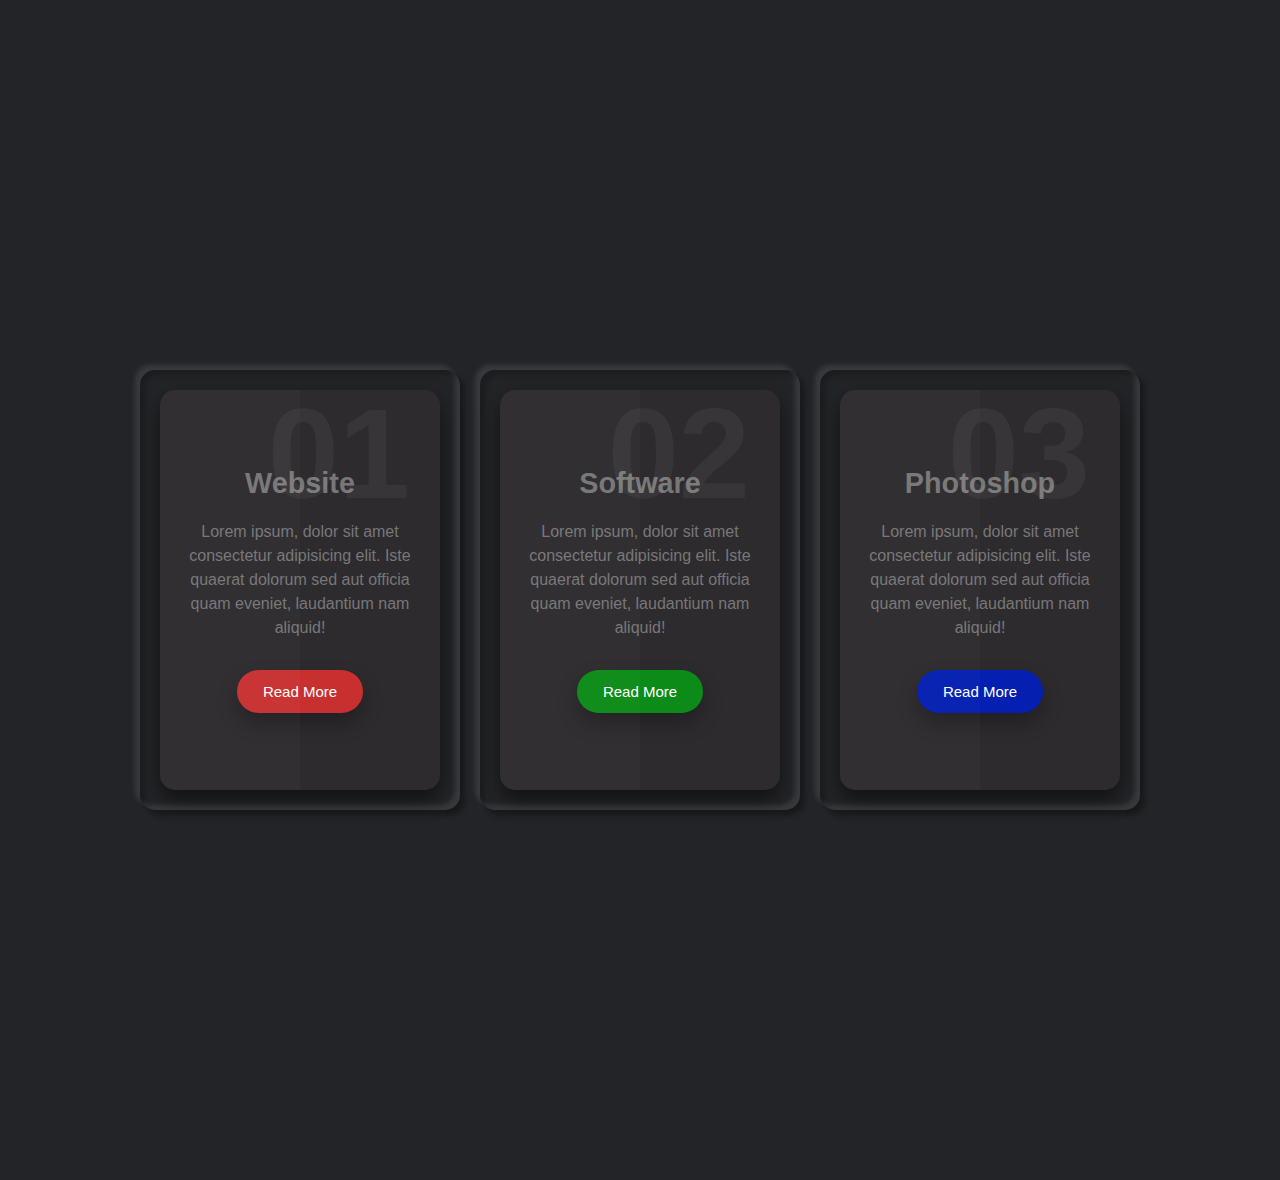
<file: Drak Version Neumorphism Cards copy/index.html>
<!DOCTYPE html>
<html lang="en">

<head>
    <meta charset="UTF-8">
    <meta http-equiv="X-UA-Compatible" content="IE=edge">
    <meta name="viewport" content="width=device-width, initial-scale=1.0">
    <link rel="stylesheet" href="style.css">
    <title>Dark Version Neumorphism Cards</title>
</head>

<body>

    <div class="container">
        
    <div class="card_outside">



        <div class="card">
            <div class="card_content">
                <h2 class="card_no">01</h2>
                <h2 class="card_title">Website</h2>
                <p class="card_descp">Lorem ipsum, dolor sit amet consectetur adipisicing elit. Iste quaerat dolorum sed
                    aut
                    officia quam eveniet, laudantium nam aliquid!</p>
                <a href="#" class="card_button"><button>Read More</button></a>
            </div>

        </div>
    </div>
        
    <div class="card_outside">
        <div class="card">
            <div class="card_content">
                <h2 class="card_no">02</h2>
                <h2 class="card_title">Software</h2>
                <p class="card_descp">Lorem ipsum, dolor sit amet consectetur adipisicing elit. Iste quaerat dolorum sed
                    aut
                    officia quam eveniet, laudantium nam aliquid!</p>
                <a href="#" class="card_button"><button>Read More</button></a>
            </div>

        </div>
    </div>
        
    <div class="card_outside">



        <div class="card">
            <div class="card_content">
                <h2 class="card_no">03</h2>
                <h2 class="card_title">Photoshop</h2>
                <p class="card_descp">Lorem ipsum, dolor sit amet consectetur adipisicing elit. Iste quaerat dolorum sed
                    aut
                    officia quam eveniet, laudantium nam aliquid!</p>
                <a href="#" class="card_button"><button>Read More</button></a>
            </div>

        </div>
    </div>
    </div>
</body>

</html>
</file>
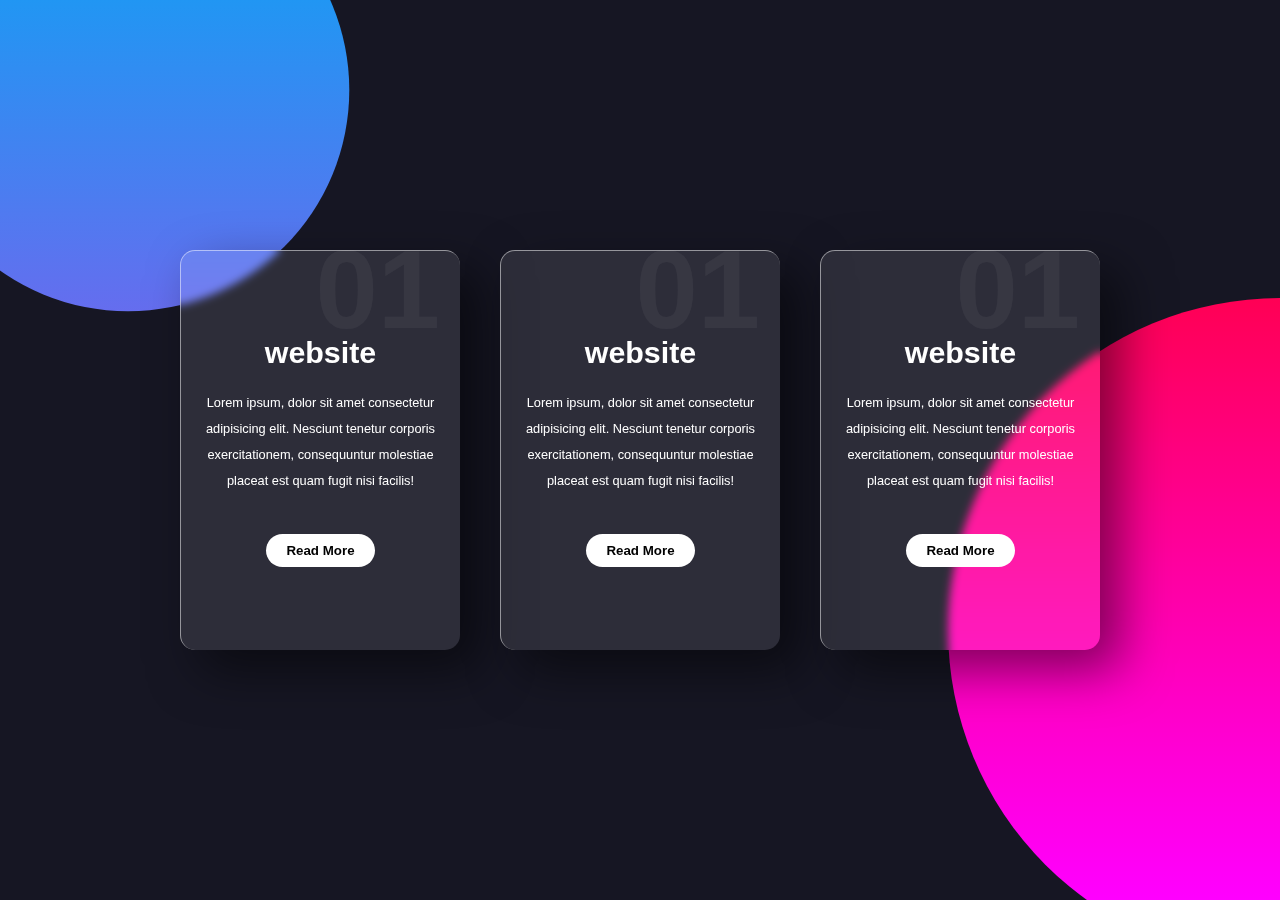
<file: Glassmorphism Card Hover Effects/index.html>
<!DOCTYPE html>
<html lang="en">
<head>
    <meta charset="UTF-8">
    <meta http-equiv="X-UA-Compatible" content="IE=edge">
    <meta name="viewport" content="width=device-width, initial-scale=1.0">
    <link rel="stylesheet" href="style.css">
    <title>Document</title>
</head>
<body>
    <div class="card_container">
        <div class="card">
            <div class="card_content">
                <h3 class="card_number">01</h3>
                <h2 class="card_title">website</h2>
                <p class="card_decp">Lorem ipsum, dolor sit amet consectetur adipisicing elit. Nesciunt tenetur corporis exercitationem, consequuntur molestiae placeat est quam fugit nisi facilis!</p>
                <a href="" class="card_btn"><button>Read More</button></a>
            </div>
        </div>
        <div class="card">
            <div class="card_content">
                <h3 class="card_number">01</h3>
                <h2 class="card_title">website</h2>
                <p class="card_decp">Lorem ipsum, dolor sit amet consectetur adipisicing elit. Nesciunt tenetur corporis exercitationem, consequuntur molestiae placeat est quam fugit nisi facilis!</p>
                <a href="" class="card_btn"><button>Read More</button></a>
            </div>
        </div>
        <div class="card">
            <div class="card_content">
                <h3 class="card_number">01</h3>
                <h2 class="card_title">website</h2>
                <p class="card_decp">Lorem ipsum, dolor sit amet consectetur adipisicing elit. Nesciunt tenetur corporis exercitationem, consequuntur molestiae placeat est quam fugit nisi facilis!</p>
                <a href="" class="card_btn"><button>Read More</button></a>
            </div>
        </div>
    </div>
</body>
</html>
</file>
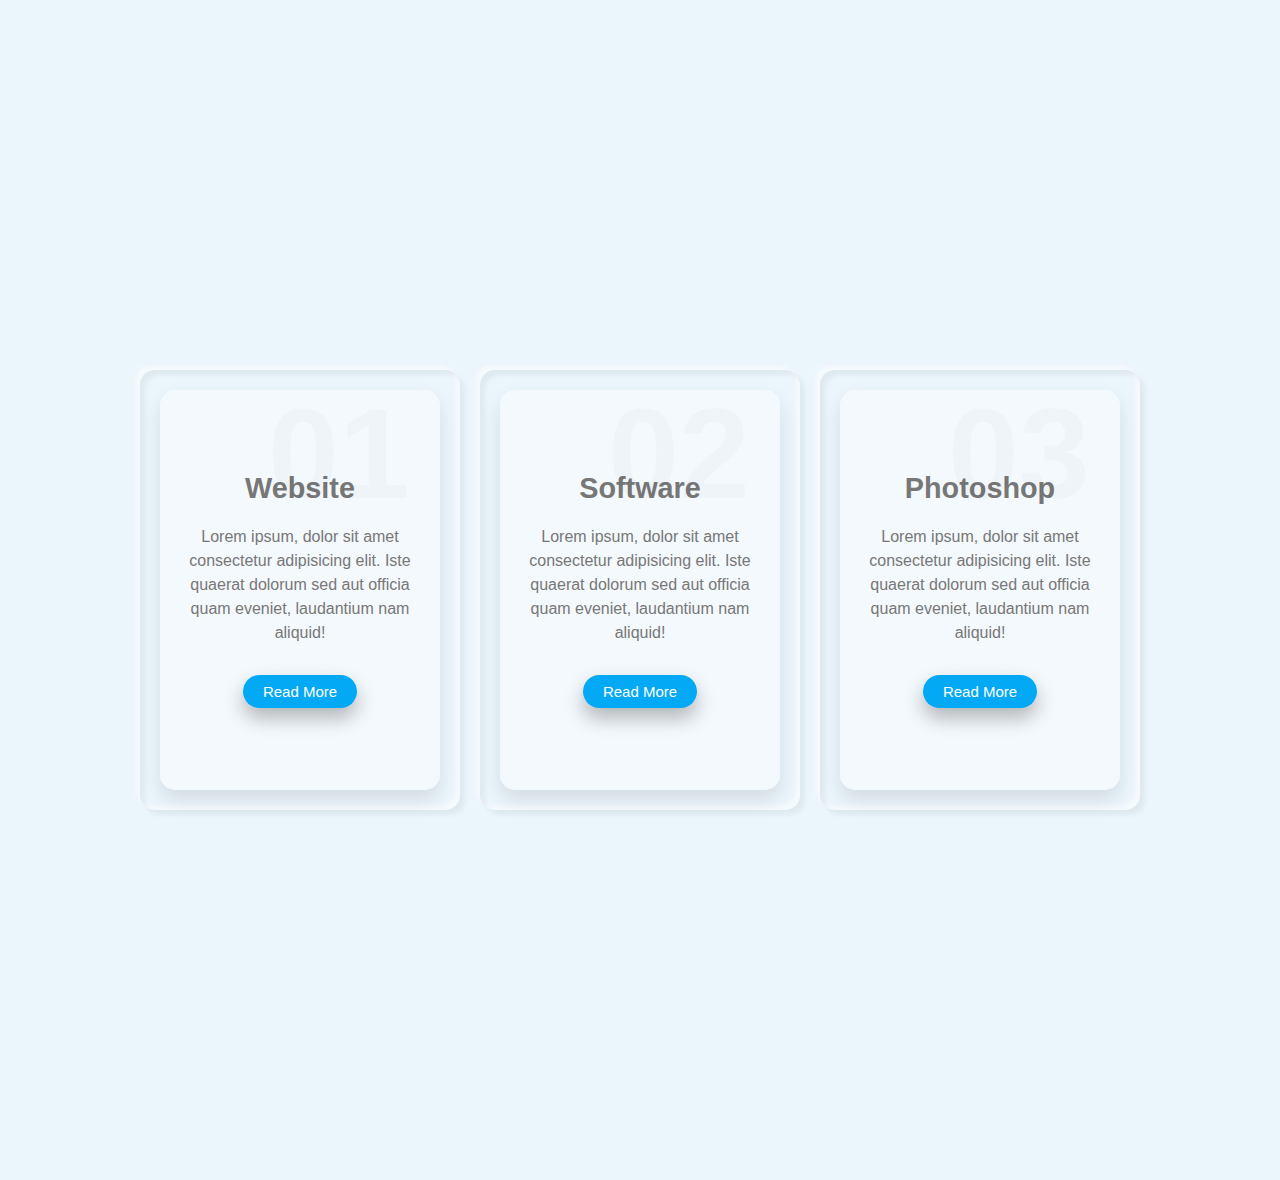
<file: Light Version Neumorphism Cards/index.html>
<!DOCTYPE html>
<html lang="en">

<head>
    <meta charset="UTF-8">
    <meta http-equiv="X-UA-Compatible" content="IE=edge">
    <meta name="viewport" content="width=device-width, initial-scale=1.0">
    <link rel="stylesheet" href="style.css">
    <title>Light Version Neumorphism Cards</title>
</head>

<body>

    <div class="container">
        
    <div class="card_outside">



        <div class="card">
            <div class="card_content">
                <h2 class="card_no">01</h2>
                <h2 class="card_title">Website</h2>
                <p class="card_descp">Lorem ipsum, dolor sit amet consectetur adipisicing elit. Iste quaerat dolorum sed
                    aut
                    officia quam eveniet, laudantium nam aliquid!</p>
                <a href="#" class="card_button"><button>Read More</button></a>
            </div>

        </div>
    </div>
        
    <div class="card_outside">
        <div class="card">
            <div class="card_content">
                <h2 class="card_no">02</h2>
                <h2 class="card_title">Software</h2>
                <p class="card_descp">Lorem ipsum, dolor sit amet consectetur adipisicing elit. Iste quaerat dolorum sed
                    aut
                    officia quam eveniet, laudantium nam aliquid!</p>
                <a href="#" class="card_button"><button>Read More</button></a>
            </div>

        </div>
    </div>
        
    <div class="card_outside">



        <div class="card">
            <div class="card_content">
                <h2 class="card_no">03</h2>
                <h2 class="card_title">Photoshop</h2>
                <p class="card_descp">Lorem ipsum, dolor sit amet consectetur adipisicing elit. Iste quaerat dolorum sed
                    aut
                    officia quam eveniet, laudantium nam aliquid!</p>
                <a href="#" class="card_button"><button>Read More</button></a>
            </div>

        </div>
    </div>
    </div>
</body>

</html>
</file>
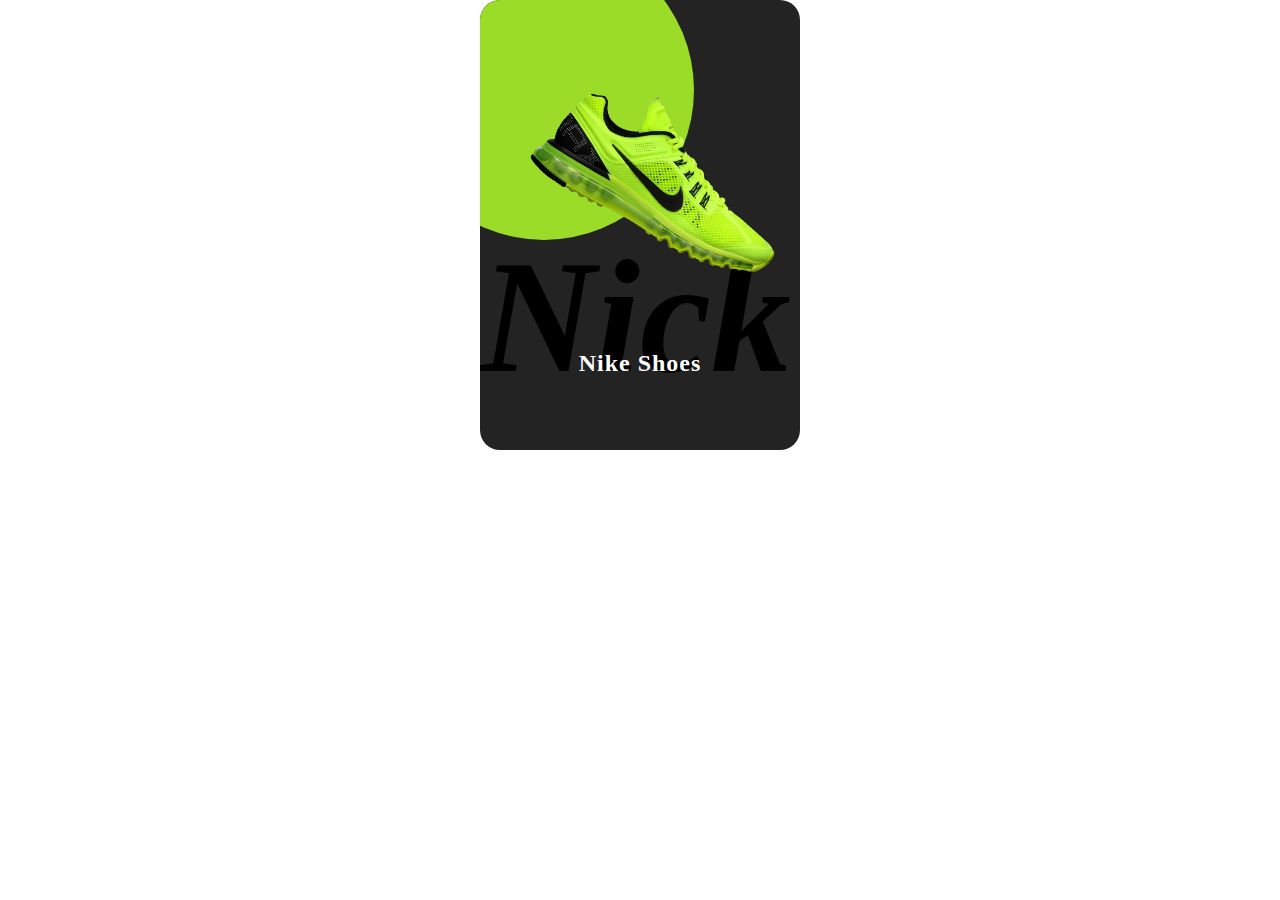
<file: Product Card 2/index.html>
<!DOCTYPE html>
<html lang="en">

<head>
    <meta charset="UTF-8">
    <meta http-equiv="X-UA-Compatible" content="IE=edge">
    <meta name="viewport" content="width=device-width, initial-scale=1.0">
    <link rel="stylesheet" href="./style.css">
    <title>Document</title>
</head>

<body>
    <div class="product_container">
        <div class="product">
            <div class="product_img">
                <img src="./img/running_shoes_PNG5816.png" alt="">
            </div>
            <div class="product_content">
                <h2 class="product_title">Nike Shoes</h2>
                <div class="product_size">
                    <h3>size : </h3>
                    <span>1</span>
                    <span>2</span>
                    <span>3</span>
                    <span>4</span>
                </div>

                <div class="product_color">
                    <h3>color : </h3>
                    <span></span>
                    <span></span>
                    <span></span>
                    

                </div>
                <a href="#" class="product_button"><button>Buy Now</button></a>


            </div>
        </div>
    </div>
</body>

</html>
</file>
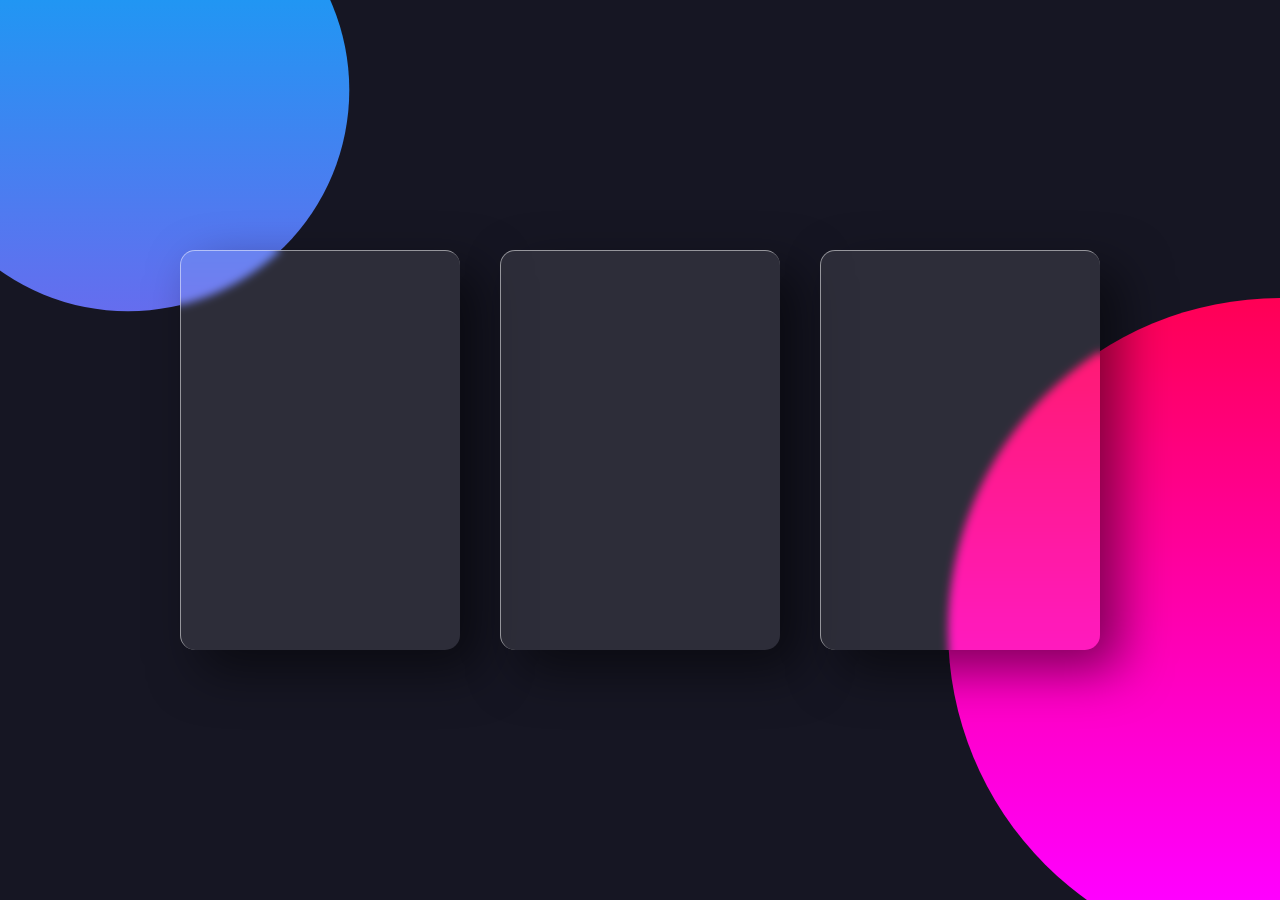
<file: Glass cards/Glassmorphism Card Hover Effects/index.html>
<!DOCTYPE html>
<html lang="en">
<head>
    <meta charset="UTF-8">
    <meta http-equiv="X-UA-Compatible" content="IE=edge">
    <meta name="viewport" content="width=device-width, initial-scale=1.0">
    <link rel="stylesheet" href="style.css">
    <title>Document</title>
</head>
<body>
    <div class="card_container">
        <div class="card">
            <div class="card_content">
                <h3 class="card_number">01</h3>
                <h2 class="card_title">Website</h2>
                <p class="card_decp">Lorem ipsum, dolor sit amet consectetur adipisicing elit. Nesciunt tenetur corporis exercitationem, consequuntur molestiae placeat est quam fugit nisi facilis!</p>
                <a href="#" class="card_btn"><button>Read More</button></a>
            </div>
        </div>
        <div class="card">
            <div class="card_content">
                <h3 class="card_number">02</h3>
                <h2 class="card_title">Software</h2>
                <p class="card_decp">Lorem ipsum, dolor sit amet consectetur adipisicing elit. Nesciunt tenetur corporis exercitationem, consequuntur molestiae placeat est quam fugit nisi facilis!</p>
                <a href="#" class="card_btn"><button>Read More</button></a>
            </div>
        </div>
        <div class="card">
            <div class="card_content">
                <h3 class="card_number">03</h3>
                <h2 class="card_title">Photoshop</h2>
                <p class="card_decp">Lorem ipsum, dolor sit amet consectetur adipisicing elit. Nesciunt tenetur corporis exercitationem, consequuntur molestiae placeat est quam fugit nisi facilis!</p>
                <a href="#" class="card_btn"><button>Read More</button></a>
            </div>
        </div>
    </div>
</body>
</html>
</file>
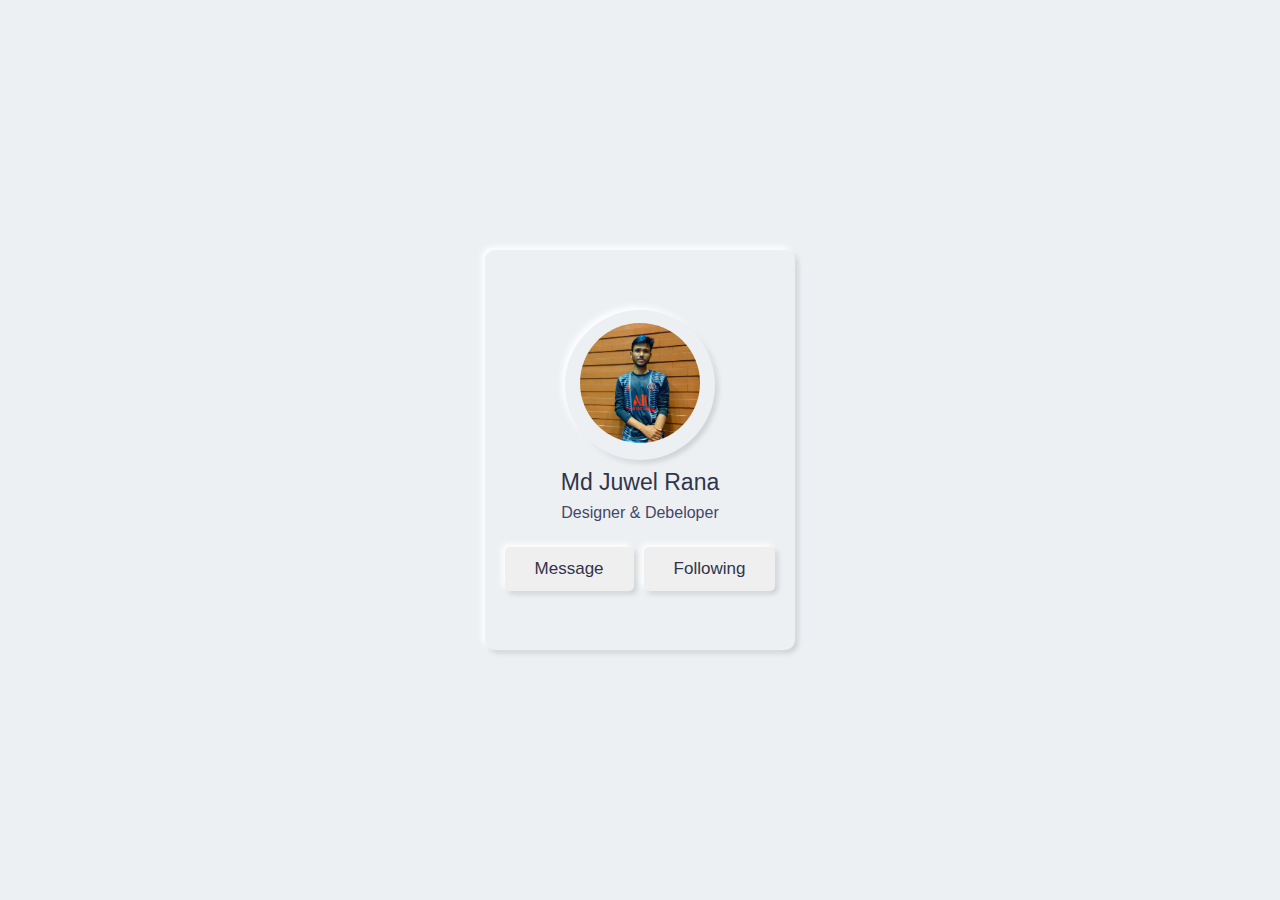
<file: Neumorphism cards/Porfile Card/index.html>
<!DOCTYPE html>
<html lang="en">

<head>
    <meta charset="UTF-8">
    <meta http-equiv="X-UA-Compatible" content="IE=edge">
    <meta name="viewport" content="width=device-width, initial-scale=1.0">
    <link rel="stylesheet" href="./style.css">
    <title>Document</title>
</head>

<body class="d-flex h-center v-center">
    <div class="container">
        <div class="card">
            <div class="card_body">
                <div class="d-flex h-center">
                    <div class="card_image">
                        <div class="card_inner_image">
                            <img src="./dev_juwel.jpg" alt="" class="profile_picture">
                        </div>
                    </div>
                </div>


                <div class="card_content">
                    <h3 class="card_title">Md Juwel Rana</h3>
                    <h4 class="card_title2">Designer & Debeloper</h4>
                    <div class="card_button">
                        <button>Message</button>
                        <button>Following</button>

                    </div>
                </div>
            </div>
        </div>
    </div>
</body>

</html>
</file>
<file: Drak Version Neumorphism Cards copy/style.css>
* {
    margin: 0;
    padding: 0;
    box-sizing: border-box;
    text-decoration: none;

}

body {
    margin: 300px auto;
    padding: auto;
    background-color: #232427;
}
.container{
    display: flex;
    justify-content: center;
    align-items: center;
    flex-wrap: wrap;
    padding: 40px 0;
    max-width: 1200px;
    margin: 0 auto;
    
}

.card_outside {
    position: relative;    
    min-width: 320px;
    height: 440px;
    box-shadow: inset 5px 5px 5px rgba(0, 0, 0, 0.2), inset -5px -5px 5px rgba(255, 255, 255, .1), 5px 5px 5px rgba(0, 0, 0, 0.3), -5px -5px 5px rgba(255, 255, 255, 0.1);
    border-radius: 15px;
    margin: 30px 10px;
   
    


}

.card {
    position: absolute;
    top: 20px;
    left: 20px;
    right: 20px;
    bottom: 20px;
    background-color: #2e2b2f;
    box-shadow: 0 10px 20px rgba(0, 0, 0, 0.5);
    border-radius: 15px;
    display: flex;
    justify-content: center;
    font-family: Arial, Helvetica, sans-serif;
    align-items: center;
    transition: 1s;
     overflow: hidden;
    -webkit-border-radius: 15px;
    -moz-border-radius: 15px;
    -ms-border-radius: 15px;
    -o-border-radius: 15px;
    -webkit-transition: 1s;
    -moz-transition: 1s;
    -ms-transition: 1s;
    -o-transition: 1s;
}
.card:before {
    content: "";
    position: absolute;
    top: 00px;
    left: 0px;
    width: 50%;
    height: 100%;
   
    background-color: rgba(255, 255, 255, 0.02);
    
}

.card:hover {
    transform: translateY(-50px);
     box-shadow: 0 40px 70px rgba(0, 0, 0, 0.5);
    /* background: linear-gradient(45deg, #b95ce4, #4f29cc); */
    -webkit-transform: translateY(-50px);
    -moz-transform: translateY(-50px);
    -ms-transform: translateY(-50px);
    -o-transform: translateY(-50px);
}

.card .card_content {
    padding: 20px;
    text-align: center;
}

.card .card_content .card_no {
    position: absolute;
    top: -10px;
    right: 30px;
    font-size: 8em;
    color: rgba(255, 255, 255, 0.05);
}

.card:hover .card_content .card_no {
    color: rgba(255, 255, 255, 0.02);;
}

.card .card_content .card_title {
    font-family: Arial, Helvetica, sans-serif;
    font-size: 1.8em;
    color: #777;
    z-index: 1;
    transition: .5s;
    -webkit-transition: .5s;
    -moz-transition: .5s;
    -ms-transition: .5s;
    -o-transition: .5s;
}

.card:hover .card_content .card_title {

    color: #fff;

}

.card .card_content .card_descp {
    font-family: Arial, Helvetica, sans-serif;
    font-size: 1em;
    font-weight: 300;
    line-height: 24px;
    color: #777;
    padding: 20px 0;
    z-index: 1;
    transition: .5s;
    -webkit-transition: .5s;
    -moz-transition: .5s;
    -ms-transition: .5s;
    -o-transition: .5s;
}

.card:hover .card_content .card_descp {

    color: #fff;

}

.card .card_content .card_button {
    display: inline-block;

}

.card .card_content .card_button button {

    border: none;
    /* background-color: #000; */
    padding: 13px 26px;
    border-radius: 50px;
    margin: 10px 0 0;
    color: #fff;
    font-size: 15px;
    font-weight: 400;
    box-shadow: 0 10px 20px rgba(0, 0, 0, 0.277);
    cursor: pointer;
    -webkit-border-radius: 50px;
    -moz-border-radius: 50px;
    -ms-border-radius: 50px;
    -o-border-radius: 50px;
}

.card_outside:nth-child(1) .card .card_content .card_button button {


    background: rgb(200, 48, 48);

}
 .card_outside:nth-child(2) .card .card_content .card_button button {


    background: rgb(13, 139, 24);

}
 .card_outside:nth-child(3) .card .card_content .card_button button {


    background: rgb(5, 31, 177);

}
</file>
<file: Glassmorphism Card Hover Effects/style.css>
*{
     margin: 0;
    padding: 0;
    box-sizing: border-box;
    font-family: Arial, Helvetica, sans-serif;

}
body{
    
    min-height: 100vh;
    display: flex;
    justify-content: center;
    align-items: center; 
    background-color: #161623;
}
body:before{
    content: "";
    position: absolute;
    top: 0;
    right: 0;
    background:linear-gradient(#f00,#f0f);
    height: 100%;
    width: 100%;
    clip-path: circle(30% at right 70%);
    z-index: -1;
    position: fixed;


}
body::after{
    content: "";
    position: absolute;
    top: 0;
    left: 0;
    background:linear-gradient(#2196f3,rgb(230, 32, 230));
    height: 100%;
    width: 100%;
    clip-path: circle(20% at 10% 10%);
    z-index: -1;
    position: fixed;



}
.card_container{
   display: flex;
   justify-content: center;
   text-align: center;
   flex-wrap: wrap;
}
.card{
    margin: 40px 20px;
    padding: 20px;
    height: 400px;
    width: 280px;
    box-shadow: 20px 20px 50px rgba(0,0,0,.5);
    border-radius: 15px;
    -webkit-border-radius: 15px;
    -moz-border-radius: 15px;
    -ms-border-radius: 15px;
    -o-border-radius: 15px;
    z-index: 1;
    background-color: rgba(255,255,255,.1);
    
    border-top: 1px solid rgba(255,255,255,.5);
    border-left: 1px solid rgba(255,255,255,.5);
    backdrop-filter: blur(4px);
    display: flex;
    justify-content: center;
    align-items: center;


}
.card .card_content{
    text-align: center;
    
}
.card .card_content .card_number{
    position:absolute;
    top: -26px;
    right: 20px;
    font-size: 7em;
    color:rgba(255,255,255,.05);
    font-weight: 800;

}
.card .card_content .card_title{
  color: #fff;
  font-size: 1.9rem;
  margin-bottom: 20px;
  z-index: 1;

}
.card .card_content .card_decp{
  color: #fff;
  font-size:0.8rem;
 font-weight: 300;
 line-height: 26px;
 margin-bottom: 20px;

}
.card .card_content .card_btn button{
    display: inline-block;
    color: rgb(0, 0, 0);
    background-color: rgb(255, 255, 255);
    border: none;
    padding: 9px 20px;
    border-radius: 30px;
    cursor: pointer;
    font-weight: 600;
    margin-top: 20px;
    -webkit-border-radius: 30px;
    -moz-border-radius: 30px;
    -ms-border-radius: 30px;
    -o-border-radius: 30px;
}
</file>
<file: Light Version Neumorphism Cards/style.css>
* {
    margin: 0;
    padding: 0;
    box-sizing: border-box;
    text-decoration: none;

}

body {
    margin: 300px auto;
    padding: auto;
    background-color: #ebf5fc;
}
.container{
    display: flex;
    justify-content: center;
    align-items: center;
    flex-wrap: wrap;
    padding: 40px 0;
    max-width: 1200px;
    margin: 0 auto;
    
}

.card_outside {
    position: relative;    
    min-width: 320px;
    height: 440px;
    box-shadow: inset 5px 5px 5px rgba(0, 0, 0, 0.05), inset -5px -5px 5px rgba(255, 255, 255, 0.5), 5px 5px 5px rgba(0, 0, 0, 0.05), -5px -5px 5px rgba(255, 255, 255, 0.5);
    border-radius: 15px;
    margin: 30px 10px;
   
    


}

.card {
    position: absolute;
    top: 20px;
    left: 20px;
    right: 20px;
    bottom: 20px;
    background-color: #ffffff72;
    box-shadow: 0 10px 20px rgba(0, 0, 0, 0.1);
    border-radius: 15px;
    display: flex;
    justify-content: center;
    font-family: Arial, Helvetica, sans-serif;
    align-items: center;
    transition: 1s;
    -webkit-border-radius: 15px;
    -moz-border-radius: 15px;
    -ms-border-radius: 15px;
    -o-border-radius: 15px;
    -webkit-transition: 1s;
    -moz-transition: 1s;
    -ms-transition: 1s;
    -o-transition: 1s;
}

.card:hover {
    transform: translateY(-50px);
    box-shadow: 0 10px 20px rgba(0, 0, 0, 0.5);
    background: linear-gradient(45deg, #b95ce4, #4f29cc);
    -webkit-transform: translateY(-50px);
    -moz-transform: translateY(-50px);
    -ms-transform: translateY(-50px);
    -o-transform: translateY(-50px);
}

.card .card_content {
    padding: 20px;
    text-align: center;
}

.card .card_content .card_no {
    position: absolute;
    top: -10px;
    right: 30px;
    font-size: 8em;
    color: rgba(0, 0, 0, 0.02);
}

.card:hover .card_content .card_no {
    color: rgba(0, 0, 0, 0.05);
}

.card .card_content .card_title {
    font-family: Arial, Helvetica, sans-serif;
    font-size: 1.8em;
    color: #777;
    z-index: 1;
    transition: .5s;
    -webkit-transition: .5s;
    -moz-transition: .5s;
    -ms-transition: .5s;
    -o-transition: .5s;
}

.card:hover .card_content .card_title {

    color: #fff;

}

.card .card_content .card_descp {
    font-family: Arial, Helvetica, sans-serif;
    font-size: 1em;
    font-weight: 300;
    line-height: 24px;
    color: #777;
    padding: 20px 0;
    z-index: 1;
    transition: .5s;
    -webkit-transition: .5s;
    -moz-transition: .5s;
    -ms-transition: .5s;
    -o-transition: .5s;
}

.card:hover .card_content .card_descp {

    color: #fff;

}

.card .card_content .card_button {
    display: inline-block;

}

.card .card_content .card_button button {

    border: none;
    background-color: #03a9f4;
    padding: 8px 20px;
    border-radius: 50px;
    margin: 10px 0 0;
    color: #fff;
    font-size: 15px;
    font-weight: 400;
    box-shadow: 0 10px 20px rgba(0, 0, 0, 0.277);
    cursor: pointer;
    -webkit-border-radius: 50px;
    -moz-border-radius: 50px;
    -ms-border-radius: 50px;
    -o-border-radius: 50px;
}

.card:hover .card_content .card_button button {


    background: #ff568f;

}
</file>
<file: Product Card 2/style.css>
* {
    margin: 0;
    padding: 0;
    box-sizing: border-box;

}

body {
    margin: auto;
}

img {
    max-width: 100%;
}

.product {
    position: relative;
    overflow: hidden;
    width: 320px;
    height: 450px;
    background-color: #232323;
    margin: auto;
    z-index: 0;


    border-radius: 20px;
    -webkit-border-radius: 20px;
    -moz-border-radius: 20px;
    -ms-border-radius: 20px;
    -o-border-radius: 20px;
}

.product::before {
    content: "";
    height: 100%;
    width: 100%;
    position: absolute;
    background-color: #9bdc28;
    top: 0;
    left: 0;
    clip-path: circle(150px at 20% 20%);
    z-index: 0;
    transition: .5s ease-in-out;
    -webkit-transition: .5s ease-in-out;
    -moz-transition: .5s ease-in-out;
    -ms-transition: .5s ease-in-out;
    -o-transition: .5s ease-in-out;
}

.product::after {
    content: "Nick";
    position: absolute;
    top: 50%;
    color: raba(0, 0, 0, 0.1);
    font-size: 10rem;
    font-weight: 800;
    text-align: center;
    z-index: -1;
    font-style: italic;

}

.product:hover::before {

    clip-path: circle(300px at 20% -20%);

}

.product .product_img {
    position: absolute;
    top: 35%;
    width: 100%;
    z-index: 999999;
    transform: translateY(-50%);
    height: 350px;
    transition: .5s;
    -webkit-transition: .5s;
    -moz-transition: .5s;
    -ms-transition: .5s;
    -o-transition: .5s;
}

.product:hover .product_img {
    top: -20%;
    transform: translateY(0%);
    -webkit-transform: translateY(0%);
    -moz-transform: translateY(0%);
    -ms-transform: translateY(0%);
    -o-transform: translateY(0%);
}

.product .product_img img {
    position: absolute;
    top: 0%;
    left: 0%;
    transform: translate(20%, 20%) rotate(29deg);
    -webkit-transform: translate(20%, 20%) rotate(29deg);
    -moz-transform: translate(20%, 20%) rotate(29deg);
    -ms-transform: translate(20%, 20%) rotate(29deg);
    -o-transform: translate(20%, 20%) rotate(29deg);
    width: 270px;
}

.product .product_content {
    position: absolute;
    bottom: 10px;
    width: 100%;
    height: 100px;
    text-align: center;
    transition: 1s;
    -webkit-transition: 1s;
    -moz-transition: 1s;
    -ms-transition: 1s;
    -o-transition: 1s;
}

.product:hover .product_content {

    height: 210px;

}

.product .product_content .product_title {

    color: #fff;
    font-weight: 600;
    letter-spacing: 1px;
    font-size: 24px;
    padding: 10px 0;

}

.product .product_content .product_size,
.product .product_content .product_color {
    display: flex;
    justify-content: center;
    align-items: center;
    
    visibility: hidden;
    opacity: 0;
}
.product:hover .product_content .product_size {
    transition-delay: .5s;
    visibility: visible;
    opacity: 1;
    
}
.product:hover .product_content .product_color {
    transition-delay: .6s;
    visibility: visible;
    opacity: 1;
    
}


.product .product_content .product_size h3,
.product .product_content .product_color h3 {
    color: #fff;
    font-weight: 300;
    font-size: 14px;
    text-transform: uppercase;
    letter-spacing: 2px;
    margin-right: 10px;

}


.product .product_content .product_size span {
    height: 26px;
    width: 26px;
    background-color: #fff;
    margin: 10px 5px;
    text-align: center;
    line-height: 26px;
    cursor: pointer;
    display: inline-block;
    border-radius: 5px;
    -webkit-border-radius: 5px;
    -moz-border-radius: 5px;
    -ms-border-radius: 5px;
    -o-border-radius: 5px;

}

.product .product_content .product_size span:hover {

    background-color: #9bdc28;

}

.product .product_content .product_color span {
    height: 20px;
    width: 20px;
    background-color: #ff0;
    margin: 5px 5px;

    cursor: pointer;
    display: inline-block;
    border-radius: 15px;
    -webkit-border-radius: 15px;
    -moz-border-radius: 15px;
    -ms-border-radius: 15px;
    -o-border-radius: 15px;
}

.product .product_content .product_color span:nth-child(2) {

    background-color: red;


}

.product .product_content .product_color span:nth-child(3) {

    background-color: green;


}

.product .product_content .product_color span:nth-child(4) {

    background-color: blue;


}

.product .product_content .product_button button {
    border: none;
    padding: 10px 20px;
    margin: 20px 0 0;
    opacity: 1;
    transform: translateY(50px);
    transition:.5s;
    color: #111;
    border-radius: 4px;
    cursor: pointer;
    -webkit-transform: translateY(50px);
    -moz-transform: translateY(50px);
    -ms-transform: translateY(50px);
    -o-transform: translateY(50px);
    -webkit-transition:.5s;
    -moz-transition:.5s;
    -ms-transition:.5s;
    -o-transition:.5s;
}

.product:hover .product_content .product_button button {

    opacity: 1;
    transform: translateY(0px);
    transition: .75s;
}
</file>
<file: Glass cards/Glassmorphism Card Hover Effects/style.css>
* {
    margin: 0;
    padding: 0;
    box-sizing: border-box;
    font-family: Arial, Helvetica, sans-serif;
    scroll-behavior: smooth;

}

body {

    min-height: 100vh;
    display: flex;
    justify-content: center;
    align-items: center;
    background-color: #161623;
}

body:before {
    content: "";
    position: absolute;
    top: 0;
    right: 0;
    background: linear-gradient(#f00, #f0f);
    height: 100%;
    width: 100%;
    clip-path: circle(30% at right 70%);
    z-index: -1;
    position: fixed;


}

body::after {
    content: "";
    position: absolute;
    top: 0;
    left: 0;
    background: linear-gradient(#2196f3, rgb(230, 32, 230));
    height: 100%;
    width: 100%;
    clip-path: circle(20% at 10% 10%);
    z-index: -1;
    position: fixed;



}

.card_container {
    display: flex;
    justify-content: center;
    text-align: center;
    flex-wrap: wrap;
}

.card {
    margin: 40px 20px;
    overflow: hidden;
    height: 400px;
    width: 280px;
    box-shadow: 20px 20px 50px rgba(0, 0, 0, .5);
    border-radius: 15px;
    -webkit-border-radius: 15px;
    -moz-border-radius: 15px;
    -ms-border-radius: 15px;
    -o-border-radius: 15px;
    z-index: 1;
    background-color: rgba(255, 255, 255, .1);

    border-top: 1px solid rgba(255, 255, 255, .5);
    border-left: 1px solid rgba(255, 255, 255, .5);
    backdrop-filter: blur(4px);
    display: flex;
    justify-content: center;
    align-items: center;


}

.card .card_content {
    text-align: center;
    padding: 20px;


    /* hover animation  start */
    transform: translateY(100px);
    opacity: 0;
    transition: 1s;

}


.card:hover .card_content {
    transform: translateY(0px);
    opacity: 1;

}

/* hover animation  end */
.card .card_content .card_number {
    position: absolute;
    top: -86px;
    right: 20px;
    font-size: 7em;
    color: rgba(255, 255, 255, .05);
    font-weight: 800;

}

.card .card_content .card_title {
    color: #fff;
    font-size: 1.9rem;
    margin-bottom: 20px;
    z-index: 1;

}

.card .card_content .card_decp {
    color: #fff;
    font-size: 0.8rem;
    font-weight: 300;
    line-height: 26px;
    margin-bottom: 20px;

}

.card .card_content .card_btn button {
    display: inline-block;
    color: rgb(0, 0, 0);
    background-color: rgb(255, 255, 255);
    border: none;
    padding: 9px 20px;
    border-radius: 30px;
    cursor: pointer;
    font-weight: 600;
    margin-top: 20px;
    box-shadow: 0 5px 15px rgba(0, 0, 0, 0.5);
    -webkit-border-radius: 30px;
    -moz-border-radius: 30px;
    -ms-border-radius: 30px;
    -o-border-radius: 30px;
}
</file>
<file: Neumorphism cards/Porfile Card/style.css>
*{
    margin: 0;
    padding: 0;
    box-sizing: border-box;
    font-family: Arial, Helvetica, sans-serif;
}
img{
    max-width: 100%;
}

/* farmwork  */
.d-flex{
    display: flex;
}
.h-center{
    justify-content: center;
}
.v-center{
    align-items: center;
}
.col-wrap{
    flex-wrap: wrap;
}






body{
   
   min-height: 100vh;
   background-color: #ecf0f3;

}
.card,
.card .card_body .card_image,
.card .card_body .card_content .card_button button{
    box-shadow: -3px -3px 7px #fff,
    3px 3px 5px #ceced1
    ;    
    
    border-radius:10px ;
}

.card{
    background-color: #ecf0f3;
    /* border: 1px solid red; */
    width: 310px;
    height: 400px;
    display: flex;
    justify-content: center;
    align-items: center;
    padding: 10px;
   
    text-align: center;

}
.card .card_body .card_image{
    height: 150px;
    width: 150px;
    border-radius: 50%;
    display: flex;
    justify-content: center;
    align-items: center;
}
.card .card_body .card_image .card_inner_image {
    height: calc(100%-25px);
    width: calc(100%-25px);
    
} 
.card .card_body .card_image .card_inner_image img{
    height: 100%;
    width: 100%;
    padding: 15px;
    border-radius: 50%;
    object-fit: cover;

    
}
.card .card_body .card_content .card_title{
    font-size: 23px;
    line-height: 24px;
    color: #31344b;
    font-weight: 500;
    margin: 10px 0;
}
.card .card_body .card_content .card_title2{
    font-size: 16px;
    color: #44476a;
    font-weight: 400;
    margin-bottom: 5px;
}
.card .card_body .card_content .card_button{
    display: flex;
    width: 100%;
    justify-content: space-between;
}
.card .card_body .card_content .card_button button{
   width: 100%;
   border: none;
   font-size: 17px;
   font-weight: 400;
   /* outline: none; */
   /* background-color: red; */
   padding: 12px 30px;
   margin-top: 20px;
   border-radius: 5px;
   cursor: pointer;
   color: #31344b;

}
.card .card_body .card_content .card_button button:first-child{
    margin-right: 10px;
    

}
</file>
